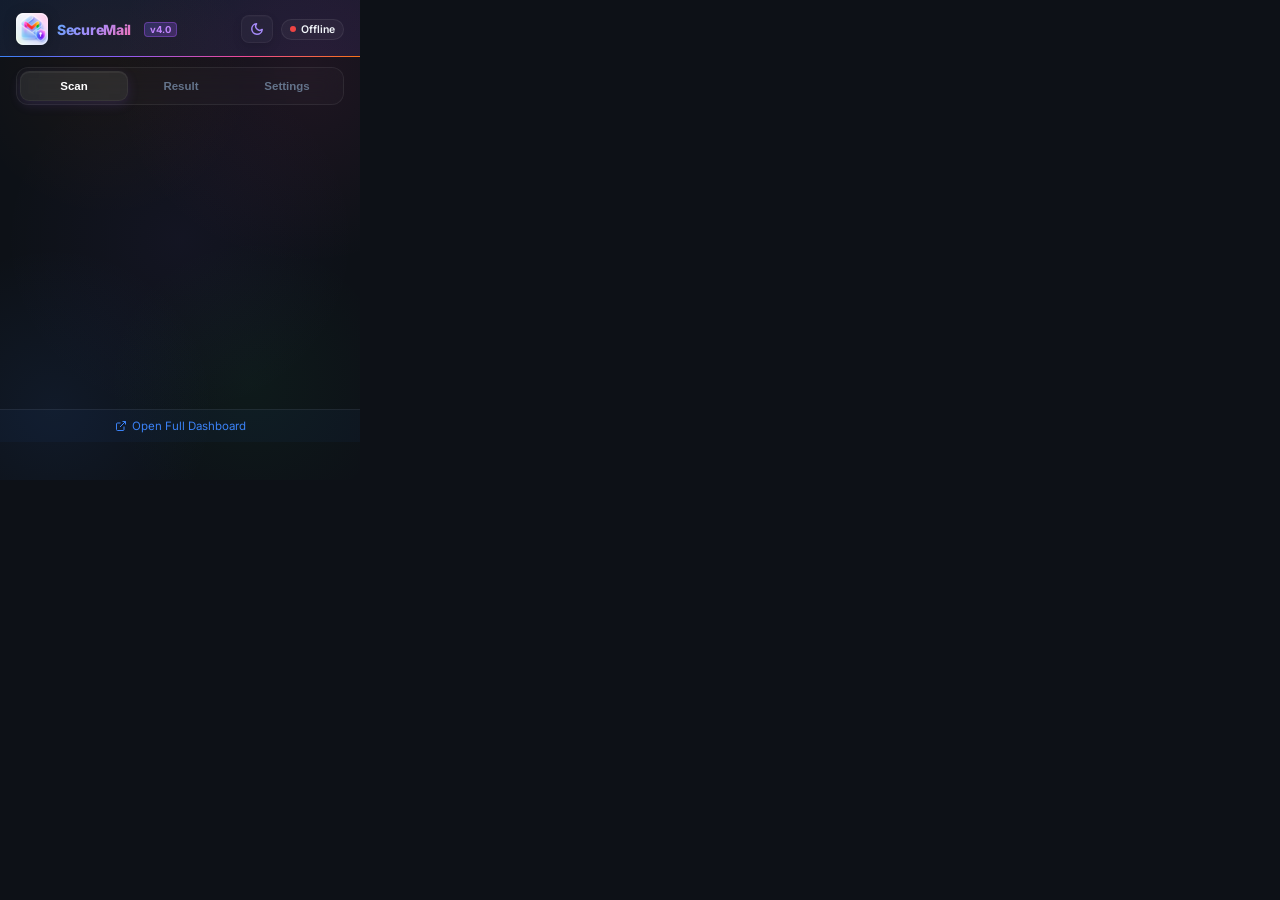
<file: extension/popup.html>
<!DOCTYPE html>
<html lang="en">
<head>
  <meta charset="UTF-8"/>
  <meta name="viewport" content="width=device-width,initial-scale=1.0"/>
  <title>SecureMail</title>
  <style>
    @import url('https://fonts.googleapis.com/css2?family=Inter:wght@400;500;600;700;800&display=swap');
    *{box-sizing:border-box;margin:0;padding:0}
    :root {
      --bg:          #0d1117;
      --bg-gradient: linear-gradient(135deg,rgba(59,130,246,0.1),rgba(139,92,246,0.1));
      --card-bg:     rgba(255,255,255,0.04);
      --card-bg-hover: rgba(255,255,255,0.08);
      --input-bg:    rgba(0,0,0,0.25);
      --border:      rgba(255,255,255,0.07);
      --border-focus: rgba(59,130,246,0.4);
      --t1:          #f1f5f9;
      --t2:          #94a3b8;
      --t3:          #64748b;
      --t4:          #334155;
    }
    body.light-theme {
      --bg:          #f8fafc;
      --bg-gradient: radial-gradient(circle 240px at 80% 15%, rgba(244, 114, 182, 0.09) 0%, transparent 80%),
                     radial-gradient(circle 200px at 20% 85%, rgba(96, 165, 250, 0.09) 0%, transparent 80%),
                     radial-gradient(circle 220px at 50% 50%, rgba(167, 139, 250, 0.06) 0%, transparent 80%) !important;
      --card-bg:     rgba(255,255,255,0.5);
      --card-bg-hover: rgba(255,255,255,0.7);
      --input-bg:    rgba(255,255,255,0.9);
      --border:      rgba(15,23,42,0.08);
      --border-focus: #3b82f6;
      --t1:          #0f172a;
      --t2:          #475569;
      --t3:          #64748b;
      --t4:          #cbd5e1;
    }
    body{
      width:360px;min-height:480px;
      font-family:'Inter',-apple-system,sans-serif;
      background:var(--bg);color:var(--t1);
      overflow-x:hidden;
      position:relative;
      z-index:1;
    }
    body::before{
      content:'';position:absolute;inset:0;z-index:-1;pointer-events:none;
      background: radial-gradient(circle 240px at 85% 15%, rgba(236, 72, 153, 0.08) 0%, transparent 80%),
                  radial-gradient(circle 200px at 15% 85%, rgba(59, 130, 246, 0.08) 0%, transparent 80%),
                  radial-gradient(circle 220px at 50% 50%, rgba(139, 92, 246, 0.05) 0%, transparent 80%),
                  radial-gradient(circle 180px at 70% 80%, rgba(34, 197, 94, 0.05) 0%, transparent 80%),
                  radial-gradient(circle 180px at 30% 15%, rgba(249, 115, 22, 0.05) 0%, transparent 80%) !important;
      transition: background 0.3s ease;
    }
    body.light-theme::before{
      background: radial-gradient(circle 240px at 80% 15%, rgba(244, 114, 182, 0.3) 0%, transparent 80%),
                  radial-gradient(circle 200px at 20% 85%, rgba(96, 165, 250, 0.3) 0%, transparent 80%),
                  radial-gradient(circle 220px at 50% 50%, rgba(167, 139, 250, 0.22) 0%, transparent 80%),
                  radial-gradient(circle 180px at 70% 80%, rgba(74, 222, 128, 0.2) 0%, transparent 80%),
                  radial-gradient(circle 180px at 30% 15%, rgba(251, 146, 60, 0.2) 0%, transparent 80%) !important;
      background-color: #f0f4f8 !important;
    }

    /* ── Header ── */
    .header{
      display:flex;align-items:center;justify-content:space-between;
      padding:13px 16px 11px;
      background:var(--bg-gradient);
      border-bottom: 1.5px solid transparent;
      border-image: linear-gradient(to right, #3b82f6, #8b5cf6, #ec4899, #f97316) 1;
    }
    .logo{display:flex;align-items:center;gap:9px}
    .logo-icon{
      width:32px;height:32px;
      display:flex;align-items:center;justify-content:center;
      filter:drop-shadow(0 2px 6px rgba(0,0,0,0.25));
    }
    .logo-icon img{width:100%;height:100%;object-fit:contain}
    .logo-name{font-size:14px;font-weight:800;letter-spacing:-0.3px;
      background:linear-gradient(135deg,#60a5fa,#a78bfa,#f472b6);
      -webkit-background-clip:text;-webkit-text-fill-color:transparent;
    }
    .header-right{display:flex;align-items:center;gap:8px}
    .status-pill{
      display:flex;align-items:center;gap:5px;
      font-size:10.5px;font-weight:600;
      padding:3px 8px;border-radius:20px;
      background:var(--card-bg);border:1px solid var(--border);
    }
    .sdot{width:6px;height:6px;border-radius:50%}
    @keyframes pulse{0%,100%{opacity:1}50%{opacity:0.3}}
    .sdot-active{background:#22c55e;animation:pulse 2s infinite}
    .sdot-offline{background:#ef4444}
    .sdot-connecting{background:#f59e0b;animation:pulse 1s infinite}

    /* ── Platform bar ── */
    .platform-bar{
      display:flex;align-items:center;gap:10px;
      padding:9px 16px;
      border-bottom:1px solid var(--border);
      background:var(--card-bg);
    }
    .platform-chip{
      display:flex;align-items:center;gap:5px;
      padding:3px 9px;border-radius:20px;font-size:10.5px;font-weight:700;
      letter-spacing:0.04em;text-transform:uppercase;flex-shrink:0;
    }
    .chip-gmail{background:rgba(234,67,53,0.15);color:#ea4335;border:1px solid rgba(234,67,53,0.3)}
    .chip-outlook{background:rgba(0,120,212,0.15);color:#0078d4;border:1px solid rgba(0,120,212,0.3)}
    .chip-unknown{background:rgba(255,255,255,0.07);color:#64748b;border:1px solid rgba(255,255,255,0.1)}
    .platform-subject{
      font-size:11.5px;color:var(--t2);font-weight:500;
      white-space:nowrap;overflow:hidden;text-overflow:ellipsis;flex:1;
    }

    /* ── Tabs ── */
    .tabs{
      background: rgba(255, 255, 255, 0.02);
      backdrop-filter: blur(10px);
      -webkit-backdrop-filter: blur(10px);
      border-radius: 12px;
      padding: 3px;
      border: 1px solid var(--border);
      margin: 10px 16px 4px;
      display: flex;
    }
    .tab{
      flex:1;padding:8px;font-size:11.5px;font-weight:600;
      color:var(--t3);background:none;border:none;cursor:pointer;
      border-radius: 9px;
      transition: all 0.25s cubic-bezier(0.4, 0, 0.2, 1);
    }
    .tab.active{
      background: rgba(255, 255, 255, 0.07) !important;
      backdrop-filter: blur(15px) !important;
      -webkit-backdrop-filter: blur(15px) !important;
      border: 1px solid rgba(255, 255, 255, 0.05) !important;
      color: #fff !important;
      box-shadow: 0 4px 12px rgba(139, 92, 246, 0.15), inset 0 1px 0 rgba(255,255,255,0.05) !important;
    }
    .tab:hover:not(.active){
      color:var(--t2);
      background: rgba(255, 255, 255, 0.02);
    }
    body.light-theme .tabs {
      background: rgba(15, 23, 42, 0.03) !important;
      border-color: rgba(15, 23, 42, 0.06) !important;
    }
    body.light-theme .tab.active {
      background: rgba(255, 255, 255, 0.85) !important;
      border: 1px solid rgba(255, 255, 255, 0.9) !important;
      color: #0f172a !important;
      box-shadow: 0 4px 12px rgba(15, 23, 42, 0.04), inset 0 1px 0 rgba(255,255,255,0.8) !important;
    }
    body.light-theme .tab:hover:not(.active) {
      color: #0f172a !important;
      background: rgba(15, 23, 42, 0.02) !important;
    }

    /* ── Panels ── */
    .panel{display:none;padding:14px 16px;min-height:300px}
    .panel.active{display:block}

    /* ── Auto-scan state (shown on mail clients) ── */
    .auto-state{
      display:flex;flex-direction:column;align-items:center;
      padding:24px 16px;text-align:center;gap:14px;
    }
    .auto-email-card{
      width:100%;
      background: rgba(19, 21, 28, 0.45) !important;
      backdrop-filter: blur(20px) saturate(160%) !important;
      -webkit-backdrop-filter: blur(20px) saturate(160%) !important;
      border: 1px solid rgba(255, 255, 255, 0.04) !important;
      box-shadow: 0 8px 30px rgba(0, 0, 0, 0.25), inset 0 1px 0 rgba(255, 255, 255, 0.03) !important;
      border-radius: 12px;
      padding:14px;text-align:left;
      transition: all 0.25s cubic-bezier(0.4, 0, 0.2, 1) !important;
    }
    .auto-email-card:hover,
    .result-card:hover {
      border-color: rgba(139, 92, 246, 0.25) !important;
      box-shadow: 0 10px 35px rgba(139, 92, 246, 0.15), inset 0 1px 0 rgba(255, 255, 255, 0.08) !important;
    }
    .aec-from{
      display:flex;align-items:center;gap:8px;margin-bottom:8px;
    }
    .aec-avatar{
      width:32px;height:32px;border-radius:50%;flex-shrink:0;
      background:linear-gradient(135deg,#3b82f6,#8b5cf6);
      display:flex;align-items:center;justify-content:center;
      font-size:13px;font-weight:700;color:#fff;
    }
    .aec-sender-name{font-size:12.5px;font-weight:600;color:var(--t1)}
    .aec-sender-email{font-size:10.5px;color:var(--t3);margin-top:1px}
    .aec-subject{font-size:12px;color:var(--t2);font-weight:500;margin-bottom:4px}
    .aec-preview{font-size:11px;color:var(--t3);line-height:1.5;
      display:-webkit-box;-webkit-line-clamp:2;-webkit-box-orient:vertical;overflow:hidden}

    /* ── Spinner / scanning ── */
    .scanning-wrap{
      display:flex;flex-direction:column;align-items:center;
      padding:10px 16px 18px;gap:10px;width:100%;
    }
    .spinner-ring{
      width:38px;height:38px;
      border:3px solid rgba(59,130,246,0.15);
      border-top-color:#3b82f6;border-radius:50%;
      animation:spin 0.7s linear infinite;
    }
    @keyframes spin{to{transform:rotate(360deg)}}
    .scan-title{font-size:13px;font-weight:600;color:var(--t1)}
    .scan-step{font-size:11.5px;color:#3b82f6;font-weight:500}

    /* ── No email state ── */
    .no-email-state{
      display:flex;flex-direction:column;align-items:center;justify-content:center;
      padding:30px 20px;text-align:center;gap:12px;min-height:260px;
    }
    .no-email-icon{
      width:56px;height:56px;border-radius:16px;
      background:rgba(59,130,246,0.08);border:1px solid rgba(59,130,246,0.15);
      display:flex;align-items:center;justify-content:center;
      margin-bottom:4px;
    }
    .no-email-icon svg{opacity:0.5;width:28px;height:28px}
    .no-email-title{font-size:14px;font-weight:700;color:var(--t1)}
    .no-email-sub{font-size:12px;color:var(--t3);line-height:1.6;max-width:240px}
    .platform-steps{
      width:100%;background:var(--card-bg);border:1px solid var(--border);
      border-radius:10px;padding:12px 14px;text-align:left;
    }
    .step-item{
      display:flex;align-items:center;gap:9px;padding:5px 0;font-size:11.5px;color:var(--t3);
    }
    .step-num{
      width:18px;height:18px;border-radius:50%;background:rgba(59,130,246,0.2);
      color:#3b82f6;font-size:10px;font-weight:700;flex-shrink:0;
      display:flex;align-items:center;justify-content:center;
    }

    /* ── Result card ── */
    .result-card{
      border-radius:12px;padding:14px;margin-bottom:12px;
      backdrop-filter: blur(20px) saturate(160%) !important;
      -webkit-backdrop-filter: blur(20px) saturate(160%) !important;
      box-shadow: 0 8px 30px rgba(0, 0, 0, 0.2), inset 0 1px 0 rgba(255, 255, 255, 0.03) !important;
      transition: all 0.25s cubic-bezier(0.4, 0, 0.2, 1) !important;
      border: 1px solid rgba(255, 255, 255, 0.04) !important;
    }
    .result-card.clean{background:rgba(34,197,94,0.06) !important;border-color:rgba(34,197,94,0.18) !important}
    .result-card.low{background:rgba(132,204,22,0.06) !important;border-color:rgba(132,204,22,0.18) !important}
    .result-card.medium{background:rgba(245,158,11,0.06) !important;border-color:rgba(245,158,11,0.18) !important}
    .result-card.high{background:rgba(249,115,22,0.06) !important;border-color:rgba(249,115,22,0.2) !important}
    .result-card.critical{background:rgba(239,68,68,0.08) !important;border-color:rgba(239,68,68,0.25) !important}
    .result-card.unknown{background:rgba(255,255,255,0.02) !important;border-color:rgba(255,255,255,0.04) !important}

    .risk-header{display:flex;align-items:center;gap:12px;margin-bottom:10px}
    .risk-score{font-size:34px;font-weight:800;font-family:monospace;letter-spacing:-2px}
    .risk-score.clean{color:#22c55e}.risk-score.low{color:#84cc16}
    .risk-score.medium{color:#f59e0b}.risk-score.high{color:#f97316}.risk-score.critical{color:#ef4444}
    .risk-badge{
      display:inline-flex;align-items:center;gap:4px;
      padding:3px 10px;border-radius:20px;font-size:11px;font-weight:700;
      text-transform:uppercase;letter-spacing:0.05em;
    }
    .badge-clean{background:rgba(34,197,94,0.15);color:#22c55e;border:1px solid rgba(34,197,94,0.3)}
    .badge-low{background:rgba(132,204,22,0.15);color:#84cc16;border:1px solid rgba(132,204,22,0.3)}
    .badge-medium{background:rgba(245,158,11,0.15);color:#f59e0b;border:1px solid rgba(245,158,11,0.3)}
    .badge-high{background:rgba(249,115,22,0.15);color:#f97316;border:1px solid rgba(249,115,22,0.3)}
    .badge-critical{background:rgba(239,68,68,0.15);color:#ef4444;border:1px solid rgba(239,68,68,0.3)}
    .badge-unknown{background:rgba(255,255,255,0.07);color:#64748b;border:1px solid rgba(255,255,255,0.1)}

    .summary{font-size:12px;color:var(--t2);line-height:1.5;margin-bottom:2px}

    /* ── Auth grid ── */
    .auth-grid{display:grid;grid-template-columns:1fr 1fr;gap:6px;margin-bottom:10px}
    .auth-pill{
      background:var(--input-bg);border-radius:8px;padding:8px 10px;
      border:1px solid var(--border);
    }
    .auth-lbl{font-size:9px;font-weight:700;letter-spacing:0.12em;text-transform:uppercase;color:var(--t3);margin-bottom:3px}
    .auth-val{font-size:12.5px;font-weight:700;font-family:monospace}
    .av-pass{color:#22c55e}.av-fail{color:#ef4444}.av-unknown{color:#475569}.av-softfail{color:#f59e0b}

    /* ── Findings ── */
    .findings-section{margin-bottom:12px}
    .findings-title{font-size:10px;font-weight:700;text-transform:uppercase;letter-spacing:0.1em;color:var(--t3);margin-bottom:7px}
    .finding{
      display:flex;align-items:center;gap:8px;padding:6px 0;
      border-bottom:1px solid var(--border);font-size:11.5px;
    }
    .finding:last-child{border-bottom:none}
    .finding-dot{width:6px;height:6px;border-radius:50%;flex-shrink:0}
    .finding-txt{color:var(--t2);flex:1}
    .fd-red{background:#ef4444}.fd-orange{background:#f97316}.fd-amber{background:#f59e0b}
    .fd-green{background:#22c55e}.fd-blue{background:#3b82f6}

    /* ── Email source meta ── */
    .scan-meta{
      display:flex;align-items:center;gap:6px;padding:7px 10px;
      background:var(--card-bg);border:1px solid var(--border);
      border-radius:8px;margin-bottom:12px;font-size:11px;color:var(--t3);
    }
    .scan-meta strong{color:var(--t2);font-weight:600}

    /* ── Manual scan area (fallback) ── */
    .scan-area textarea{
      width:100%;min-height:90px;resize:vertical;
      background:var(--input-bg);border:1px solid var(--border);
      border-radius:8px;color:var(--t1);font-size:11.5px;
      font-family:monospace;line-height:1.5;padding:10px;
      outline:none;transition:border-color 0.18s;margin-bottom:10px;
    }
    .scan-area textarea:focus{border-color:var(--border-focus)}
    .scan-area textarea::placeholder{color:var(--t3)}
    .scan-area input{
      width:100%;padding:8px 11px;
      background:var(--input-bg);border:1px solid var(--border);
      border-radius:8px;color:var(--t1);font-size:12px;outline:none;
      transition:border-color 0.18s;margin-bottom:8px;
    }
    .scan-area input:focus{border-color:var(--border-focus)}
    .scan-area input::placeholder{color:var(--t3)}

    /* ── Buttons ── */
    .btn{
      display:inline-flex;align-items:center;justify-content:center;gap:6px;
      padding:9px 16px;border-radius:9px;font-size:12.5px;font-weight:600;
      cursor:pointer;border:none;transition:all 0.2s cubic-bezier(0.4, 0, 0.2, 1);width:100%;font-family:inherit;
    }
    .btn-primary{
      background: linear-gradient(135deg, rgba(96, 165, 250, 0.15), rgba(167, 139, 250, 0.15), rgba(244, 114, 182, 0.15)) !important;
      backdrop-filter: blur(8px);
      -webkit-backdrop-filter: blur(8px);
      color: #cbd5e1 !important;
      border: 1px solid rgba(167, 139, 250, 0.35) !important;
      box-shadow: 0 4px 12px rgba(139, 92, 246, 0.1) !important;
      transition: all 0.25s cubic-bezier(0.4, 0, 0.2, 1) !important;
    }
    .btn-primary:hover{
      background: linear-gradient(135deg, rgba(96, 165, 250, 0.28), rgba(167, 139, 250, 0.28), rgba(244, 114, 182, 0.28)) !important;
      border-color: rgba(167, 139, 250, 0.55) !important;
      color: #ffffff !important;
      box-shadow: 0 6px 18px rgba(139, 92, 246, 0.22) !important;
      transform: translateY(-1px) scale(1.01) !important;
    }
    .btn-primary:active{transform:translateY(0) scale(1) !important}
    .btn-secondary{
      background: rgba(255, 255, 255, 0.03) !important;
      color:var(--t2) !important;
      border:1px solid var(--border) !important;
      backdrop-filter: blur(5px);
      -webkit-backdrop-filter: blur(5px);
      font-family:inherit;
    }
    .btn-secondary:hover{
      background: rgba(255, 255, 255, 0.08) !important;
      border-color: rgba(255, 255, 255, 0.15) !important;
      color:var(--t1) !important;
    }
    body.light-theme .btn-secondary {
      background: rgba(15, 23, 42, 0.04) !important;
      color: var(--t2) !important;
      border-color: rgba(15, 23, 42, 0.08) !important;
    }
    body.light-theme .btn-secondary:hover {
      background: rgba(15, 23, 42, 0.08) !important;
      color: var(--t1) !important;
      border-color: rgba(15, 23, 42, 0.15) !important;
    }
    .btn-sm{padding:6px 12px;font-size:11.5px;width:auto}
    .btn-row{display:flex;gap:7px;margin-top:8px}
    .btn-rescan{
      display:flex;align-items:center;justify-content:center;gap:6px;
      padding:8px 14px;border-radius:9px;font-size:11.5px;font-weight:600;
      background:rgba(59,130,246,0.08) !important;
      color:#60a5fa !important;
      border:1px solid rgba(59,130,246,0.2) !important;
      cursor:pointer;
      transition:all 0.2s cubic-bezier(0.4, 0, 0.2, 1);
      font-family:inherit;margin-top:8px;width:100%;
    }
    .btn-rescan:hover{
      background:rgba(59,130,246,0.15) !important;
      border-color:rgba(59,130,246,0.3) !important;
      transform: translateY(-0.5px);
    }

    /* ── Error ── */
    .err{
      color:#ef4444;font-size:11.5px;margin-top:8px;
      padding:8px 10px;background:rgba(239,68,68,0.08);
      border:1px solid rgba(239,68,68,0.2);border-radius:7px;display:none;
    }
    .err.on{display:block}

    /* ── Settings ── */
    .setting-row{padding:10px 0;border-bottom:1px solid var(--border)}
    .setting-row:last-child{border-bottom:none}
    .setting-label{font-size:12px;color:var(--t2);margin-bottom:5px;font-weight:500}
    .setting-input{
      width:100%;padding:8px 11px;background:var(--input-bg);
      border:1px solid var(--border);border-radius:7px;
      color:var(--t1);font-size:11.5px;outline:none;font-family:monospace;
      transition:border-color 0.18s;
    }
    .setting-input:focus{border-color:var(--border-focus)}
    .setting-hint{font-size:10.5px;color:var(--t3);margin-top:3px}
    .backend-status{
      display:flex;align-items:center;gap:7px;padding:8px 12px;
      background:var(--card-bg);border-radius:8px;font-size:11.5px;
      border:1px solid var(--border);margin-bottom:12px;
    }
    .bs-dot{width:7px;height:7px;border-radius:50%}
    .bs-online{background:#22c55e}.bs-offline{background:#ef4444}

    /* ── Switch & Badge ── */
    .switch-container {
      display: flex;
      align-items: center;
      justify-content: space-between;
      padding: 10px 0;
      border-bottom: 1px solid var(--border);
    }
    .switch-container:last-child {
      border-bottom: none;
    }
    .switch-details {
      display: flex;
      flex-direction: column;
      gap: 2px;
    }
    .switch-title {
      font-size: 12.5px;
      font-weight: 600;
      color: var(--t1);
      display: flex;
      align-items: center;
      gap: 6px;
    }
    .switch-desc {
      font-size: 10.5px;
      color: var(--t3);
    }
    .api-badge {
      font-size: 9px;
      padding: 2px 6px;
      border-radius: 4px;
      font-weight: 700;
      text-transform: uppercase;
    }
    .api-badge.active {
      background: rgba(34, 197, 94, 0.15);
      color: #22c55e;
      border: 1px solid rgba(34, 197, 94, 0.3);
    }
    .api-badge.inactive {
      background: rgba(239, 68, 68, 0.15);
      color: #ef4444;
      border: 1px solid rgba(239, 68, 68, 0.3);
    }
    .switch {
      position: relative;
      display: inline-block;
      width: 38px;
      height: 20px;
      flex-shrink: 0;
    }
    .switch input {
      opacity: 0;
      width: 0;
      height: 0;
    }
    .slider {
      position: absolute;
      cursor: pointer;
      top: 0; left: 0; right: 0; bottom: 0;
      background-color: var(--t4);
      transition: .3s;
      border-radius: 20px;
    }
    .slider:before {
      position: absolute;
      content: "";
      height: 14px;
      width: 14px;
      left: 3px;
      bottom: 3px;
      background-color: white;
      transition: .3s;
      border-radius: 50%;
    }
    input:checked + .slider {
      background: linear-gradient(135deg, #3b82f6, #8b5cf6);
    }
    input:checked + .slider:before {
      transform: translateX(18px);
    }
    body.light-theme .slider {
      background-color: #cbd5e1;
    }

    /* AI Threat Explainer */
    .ai-explainer{margin-top:12px;border-radius:10px;border:1px solid rgba(167,139,250,0.22);background:rgba(167,139,250,0.04);overflow:hidden}
    .ai-explainer-header{display:flex;align-items:center;justify-content:space-between;padding:10px 12px;border-bottom:1px solid rgba(167,139,250,0.15);cursor:pointer;user-select:none}
    .ai-explainer-header:hover{background:rgba(167,139,250,0.06)}
    .ai-header-left{display:flex;align-items:center;gap:6px}
    .ai-title{font-size:12px;font-weight:600;color:var(--t1)}
    .ai-body{padding:12px 14px}
    .ai-section{margin-bottom:10px;padding:8px 10px;border-radius:6px;background:rgba(0,0,0,0.15);border-left:3px solid rgba(167,139,250,0.5)}
    body.light-theme .ai-section{background:rgba(167,139,250,0.06);border-left-color:rgba(124,58,237,0.4)}
    .ai-section-title{font-size:10px;font-weight:700;letter-spacing:.07em;text-transform:uppercase;color:#a78bfa;margin-bottom:4px}
    .ai-section-body{font-size:11.5px;color:var(--t2);line-height:1.6}
    .ai-cursor{display:inline-block;width:2px;height:12px;background:#a78bfa;margin-left:2px;vertical-align:middle;animation:blink .7s step-end infinite}
    @keyframes blink{0%,100%{opacity:1}50%{opacity:0}}
    .ai-thinking{display:flex;align-items:center;gap:8px;padding:12px 14px;color:var(--t3);font-size:12px;flex-wrap:wrap}
    .ai-dots span{display:inline-block;width:4px;height:4px;border-radius:50%;background:#a78bfa;margin:0 1.5px;animation:aiDot 1.2s ease-in-out infinite}
    .ai-dots span:nth-child(2){animation-delay:.2s}
    .ai-dots span:nth-child(3){animation-delay:.4s}
    @keyframes aiDot{0%,80%,100%{transform:scale(.6);opacity:.4}40%{transform:scale(1);opacity:1}}
    .ai-btn{display:inline-flex;align-items:center;gap:6px;padding:8px 12px;border-radius:6px;font-size:11.5px;font-weight:600;background:linear-gradient(135deg,rgba(139,92,246,0.15),rgba(236,72,153,0.10));border:1px solid rgba(139,92,246,0.28);color:#a78bfa;cursor:pointer;transition:all .2s;width:auto}
    .ai-btn:hover{background:linear-gradient(135deg,rgba(139,92,246,0.25),rgba(236,72,153,0.18));border-color:rgba(139,92,246,0.45);color:#c4b5fd}
    .ai-btn:disabled{opacity:.5;cursor:not-allowed}
    body.light-theme .ai-btn{background:linear-gradient(135deg,rgba(124,58,237,0.08),rgba(219,39,119,0.06));border-color:rgba(124,58,237,0.25);color:#7c3aed}
    body.light-theme .ai-btn:hover{background:linear-gradient(135deg,rgba(124,58,237,0.16),rgba(219,39,119,0.10));border-color:rgba(124,58,237,0.4);color:#6d28d9}
    .ai-footer{text-align:right;padding:0 12px 10px;font-size:9.5px;color:var(--t3);font-style:italic;margin-top:6px}

    /* ── Footer link ── */
    .open-dash{
      display:flex;align-items:center;justify-content:center;gap:5px;
      padding:9px;font-size:11.5px;color:#3b82f6;cursor:pointer;
      border-top:1px solid var(--border);
      background:rgba(59,130,246,0.04);
      transition:background 0.18s;text-decoration:none;
    }
    .open-dash:hover{background:rgba(59,130,246,0.09)}
    .open-dash svg{width:12px;height:12px}

    /* ── Scrollbar ── */
    ::-webkit-scrollbar{width:5px}
    ::-webkit-scrollbar-track{background:transparent}
    ::-webkit-scrollbar-thumb{background:linear-gradient(to bottom, #ec4899, #8b5cf6, #3b82f6);border-radius:3px}

    /* ── Light Theme Card and Panel Overrides ── */
    body.light-theme .auto-email-card,
    body.light-theme .result-card,
    body.light-theme .platform-steps,
    body.light-theme .scan-meta,
    body.light-theme .backend-status,
    body.light-theme .settings-group-card,
    body.light-theme .setting-row {
      background: rgba(255, 255, 255, 0.65) !important;
      backdrop-filter: blur(20px) saturate(180%) !important;
      -webkit-backdrop-filter: blur(20px) saturate(180%) !important;
      border: 1px solid rgba(15, 23, 42, 0.08) !important;
      box-shadow: 0 8px 30px rgba(15, 23, 42, 0.03), inset 0 1px 0 rgba(255, 255, 255, 0.5) !important;
    }
    body.light-theme .auto-email-card:hover,
    body.light-theme .result-card:hover,
    body.light-theme .setting-row:hover {
      border-color: rgba(139, 92, 246, 0.35) !important;
      box-shadow: 0 10px 35px rgba(139, 92, 246, 0.1), inset 0 1px 0 rgba(255, 255, 255, 0.7) !important;
    }
    body.light-theme ::-webkit-scrollbar-thumb {
      background: linear-gradient(to bottom, rgba(236, 72, 153, 0.5), rgba(139, 92, 246, 0.5), rgba(59, 130, 246, 0.5)) !important;
    }
    body.light-theme .result-card.clean{background:rgba(34,197,94,0.06) !important;border-color:rgba(34,197,94,0.18) !important}
    body.light-theme .result-card.low{background:rgba(132,204,22,0.06) !important;border-color:rgba(132,204,22,0.18) !important}
    body.light-theme .result-card.medium{background:rgba(245,158,11,0.06) !important;border-color:rgba(245,158,11,0.18) !important}
    body.light-theme .result-card.high{background:rgba(249,115,22,0.06) !important;border-color:rgba(249,115,22,0.2) !important}
    body.light-theme .result-card.critical{background:rgba(239,68,68,0.08) !important;border-color:rgba(239,68,68,0.25) !important}
    body.light-theme .result-card.unknown{background:rgba(255,255,255,0.02) !important;border-color:rgba(255,255,255,0.04) !important}

    #btn-ext-theme {
      background: rgba(255, 255, 255, 0.03) !important;
      border: 1px solid rgba(255, 255, 255, 0.05) !important;
      border-radius: 8px !important;
      padding: 6px 8px !important;
      backdrop-filter: blur(10px) !important;
      -webkit-backdrop-filter: blur(10px) !important;
      box-shadow: 0 4px 10px rgba(0,0,0,0.1), inset 0 1px 0 rgba(255,255,255,0.02) !important;
      transition: all 0.2s cubic-bezier(0.4, 0, 0.2, 1) !important;
      color: #a78bfa !important;
      display: flex !important;
      align-items: center !important;
      justify-content: center !important;
      cursor: pointer;
      outline: none;
    }
    #btn-ext-theme:hover {
      background: rgba(255, 255, 255, 0.07) !important;
      border-color: rgba(255, 255, 255, 0.08) !important;
      box-shadow: 0 6px 14px rgba(0,0,0,0.15), inset 0 1px 0 rgba(255,255,255,0.05) !important;
      transform: translateY(-0.5px) scale(1.02);
    }
    body.light-theme #btn-ext-theme {
      background: rgba(255, 255, 255, 0.45) !important;
      border: 1px solid rgba(15, 23, 42, 0.06) !important;
      box-shadow: 0 4px 10px rgba(15, 23, 42, 0.02), inset 0 1px 0 rgba(255,255,255,0.5) !important;
      color: #8b5cf6 !important;
    }
    body.light-theme #btn-ext-theme:hover {
      background: rgba(255, 255, 255, 0.8) !important;
      border-color: rgba(15, 23, 42, 0.1) !important;
      box-shadow: 0 6px 14px rgba(15, 23, 42, 0.04), inset 0 1px 0 rgba(255,255,255,0.8) !important;
    }
    body.light-theme .btn-primary {
      background: linear-gradient(135deg, rgba(96, 165, 250, 0.22), rgba(167, 139, 250, 0.22), rgba(244, 114, 182, 0.22)) !important;
      color: #5c3ef2 !important;
      border: 1px solid rgba(167, 139, 250, 0.5) !important;
      box-shadow: 0 4px 12px rgba(139, 92, 246, 0.08) !important;
    }
    body.light-theme .btn-primary:hover {
      background: linear-gradient(135deg, rgba(96, 165, 250, 0.32), rgba(167, 139, 250, 0.32), rgba(244, 114, 182, 0.32)) !important;
      color: #3b1bf2 !important;
      box-shadow: 0 6px 18px rgba(139, 92, 246, 0.15) !important;
    }
    body.light-theme .logo-name {
      background: linear-gradient(135deg, #2563eb, #7c3aed, #db2777);
      -webkit-background-clip: text;
      -webkit-text-fill-color: transparent;
    }
  </style>
</head>
<body>

<!-- Header -->
<div class="header">
  <div class="logo">
    <div class="logo-icon">
      <img src="icons/icon32.png" alt="SecureMail Logo">
    </div>
    <span class="logo-name">SecureMail</span>
    <span style="font-size:9.5px;font-weight:700;background:linear-gradient(135deg,rgba(99,102,241,0.25),rgba(168,85,247,0.25));color:#c084fc;border:1px solid rgba(168,85,247,0.4);border-radius:4px;padding:1px 5px;margin-left:4px;">v4.0</span>
  </div>
  <div class="header-right">
    <button id="btn-ext-theme" title="Toggle Theme">
      <svg id="icon-theme" width="14" height="14" viewBox="0 0 24 24" fill="none" stroke="currentColor" stroke-width="2.5" stroke-linecap="round" stroke-linejoin="round"><path d="M21 12.79A9 9 0 1 1 11.21 3 7 7 0 0 0 21 12.79z"></path></svg>
    </button>
    <div class="status-pill" id="status-pill">
      <div class="sdot sdot-connecting" id="status-dot"></div>
      <span id="status-text">Connecting</span>
    </div>
  </div>
</div>

<!-- Signed in user bar -->
<div class="user-bar" id="ext-user-bar" style="display:none;align-items:center;justify-content:space-between;padding:8px 14px;background:rgba(255,255,255,0.025);border-bottom:1px solid var(--border)">
  <!-- Left: Clickable Profile Chip to view Account -->
  <div id="btn-ext-profile" style="display:flex;align-items:center;gap:8px;cursor:pointer;min-width:0" title="Click to view Account details on dashboard">
    <!-- Avatar -->
    <div id="ext-user-avatar" style="width:24px;height:24px;border-radius:50%;background:linear-gradient(135deg,#3b82f6,#8b5cf6);display:flex;align-items:center;justify-content:center;font-size:11px;font-weight:700;color:#fff;flex-shrink:0;box-shadow:0 2px 6px rgba(59,130,246,0.3)">
      U
    </div>
    <!-- Profile Info -->
    <div style="display:flex;flex-direction:column;min-width:0">
      <div style="display:flex;align-items:center;gap:4px">
        <span id="ext-user-name" style="font-size:12px;font-weight:600;color:var(--t1);white-space:nowrap;overflow:hidden;text-overflow:ellipsis;max-width:160px">User</span>
        <svg width="10" height="10" viewBox="0 0 24 24" fill="none" stroke="currentColor" stroke-width="2" style="color:var(--t3);flex-shrink:0"><path d="M18 13v6a2 2 0 0 1-2 2H5a2 2 0 0 1-2-2V8a2 2 0 0 1 2-2h6M15 3h6v6M10 14L21 3"/></svg>
      </div>
      <span style="font-size:9.5px;color:var(--green);font-weight:500;display:flex;align-items:center;gap:3px">
        <span style="width:4px;height:4px;border-radius:50%;background:var(--green);display:inline-block"></span>
        Protected Account
      </span>
    </div>
  </div>

  <!-- Right: Sign Out -->
  <button id="btn-ext-signout" style="background:rgba(239,68,68,0.08);border:1px solid rgba(239,68,68,0.2);color:#f87171;padding:3px 8px;border-radius:5px;cursor:pointer;font-size:10.5px;font-weight:600;display:flex;align-items:center;gap:4px;transition:all 0.2s">
    <svg width="11" height="11" viewBox="0 0 24 24" fill="none" stroke="currentColor" stroke-width="2"><path d="M9 21H5a2 2 0 0 1-2-2V5a2 2 0 0 1 2-2h4M16 17l5-5-5-5M21 12H9"/></svg>
    Sign Out
  </button>
</div>

<!-- Anonymous trial bar -->
<div class="user-bar" id="ext-anon-bar" style="display:none;align-items:center;justify-content:space-between;padding:7px 16px;background:rgba(99,102,241,0.08);border-bottom:1px solid var(--border);font-size:11px;color:var(--t2)">
  <span id="ext-quota-text">⚡ <strong>Loading free trial...</strong></span>
  <button id="btn-ext-signin-link" style="background:none;border:none;color:#818cf8;cursor:pointer;font-size:11px;font-weight:700">Sign In</button>
</div>

<!-- Extension Auth Screen (shown when user is signed out) -->
<div id="ext-auth-view" style="display:none;padding:24px 16px;text-align:center">
  <div style="font-size:15px;font-weight:700;margin-bottom:4px;color:var(--t1)">Sign in to SecureMail</div>
  <div style="font-size:11.5px;color:var(--t2);margin-bottom:16px;line-height:1.4">Enter your account credentials to enable real-time scanning and forensic logging</div>
  <div class="err" id="ext-auth-err" style="margin-bottom:10px;font-size:11.5px"></div>
  <input class="setting-input" id="ext-auth-email" type="email" placeholder="Email address" style="margin-bottom:10px;width:100%"/>
  <input class="setting-input" id="ext-auth-password" type="password" placeholder="Password" style="margin-bottom:14px;width:100%"/>
  <button class="btn btn-primary" id="ext-auth-btn" style="width:100%;justify-content:center">
    Sign In
  </button>
  
  <div style="display:flex;align-items:center;gap:8px;margin:14px 0 12px">
    <div style="flex:1;height:1px;background:var(--border)"></div>
    <span style="font-size:10px;color:var(--t3);text-transform:uppercase;font-weight:600;letter-spacing:0.04em">or</span>
    <div style="flex:1;height:1px;background:var(--border)"></div>
  </div>

  <button class="btn btn-secondary" id="btn-sync-web-session" style="width:100%;justify-content:center;font-size:11.5px;gap:6px">
    <svg width="13" height="13" viewBox="0 0 24 24" fill="none" stroke="currentColor" stroke-width="2"><path d="M21.5 2v6h-6M21.34 15.57a10 10 0 1 1-.57-8.38l5.67-5.67"/></svg>
    Sync from Open Web App Tab
  </button>
</div>

<!-- Main Extension App View -->
<div id="ext-main-view">

<div class="platform-bar" id="platform-bar" style="display:none">
  <div class="platform-chip" id="platform-chip">
    <svg width="10" height="10" viewBox="0 0 24 24" fill="currentColor"><circle cx="12" cy="12" r="10"/></svg>
    <span id="platform-name">Gmail</span>
  </div>
  <div class="platform-subject" id="platform-subject">Detecting email…</div>
</div>

<!-- Tabs -->
<div class="tabs">
  <button class="tab active" id="tab-scan" data-tab="scan">Scan</button>
  <button class="tab" id="tab-result" data-tab="result">Result</button>
  <button class="tab" id="tab-settings" data-tab="settings">Settings</button>
</div>

<!-- ── Scan Tab ── -->
<div class="panel active" id="panel-scan">

<!-- ── Auto-scan state: email detected → user clicks scan ── -->
  <div id="auto-scan-state" style="display:none">

    <!-- Step A: email detected, waiting for user click -->
    <div id="detected-state" style="display:none; padding:14px 0">
      <!-- Detected badge -->
      <div style="display:flex;align-items:center;gap:8px;margin-bottom:12px">
        <div style="
          display:flex;align-items:center;gap:6px;
          background:rgba(34,197,94,0.1);border:1px solid rgba(34,197,94,0.25);
          border-radius:20px;padding:4px 10px;font-size:11px;font-weight:700;color:#22c55e;
        ">
          <svg width="10" height="10" viewBox="0 0 24 24" fill="currentColor"><circle cx="12" cy="12" r="10"/></svg>
          Email detected
        </div>
        <span style="font-size:11px;color:#475569">Ready to scan</span>
      </div>

      <!-- Email preview card -->
      <div class="auto-email-card" id="email-preview-card">
        <div class="aec-from">
          <div class="aec-avatar" id="aec-avatar">?</div>
          <div style="flex:1;min-width:0">
            <div class="aec-sender-name" id="aec-sender-name">Unknown Sender</div>
            <div class="aec-sender-email" id="aec-sender-email"></div>
          </div>
        </div>
        <div class="aec-subject" id="aec-subject"></div>
        <div class="aec-preview" id="aec-preview"></div>
      </div>

      <!-- Scan button -->
      <button class="btn btn-primary" id="btn-auto-scan" style="margin-top:14px">
        <svg width="15" height="15" viewBox="0 0 24 24" fill="none" stroke="currentColor" stroke-width="2.5">
          <circle cx="11" cy="11" r="8"/><line x1="21" y1="21" x2="16.65" y2="16.65"/>
        </svg>
        Scan This Email
      </button>
      <div class="err" id="auto-scan-err" style="margin-top:8px"></div>
    </div>

    <!-- Step B: scanning in progress -->
    <div class="scanning-wrap" id="auto-scanning-wrap" style="display:none">
      <div class="spinner-ring"></div>
      <div class="scan-title">Scanning email…</div>
      <div class="scan-step" id="auto-scan-step">Extracting content</div>
    </div>

    <!-- Step C: detecting (initial spinner before email is found) -->
    <div class="scanning-wrap" id="detecting-wrap">
      <div class="spinner-ring"></div>
      <div class="scan-title" style="color:#94a3b8;font-size:12px">Detecting open email…</div>
    </div>

  </div>

  <!-- No email open state -->
  <div id="no-email-state" style="display:none">
    <div class="no-email-state">
      <div class="no-email-icon">
        <svg viewBox="0 0 24 24" fill="none" stroke="#3b82f6" stroke-width="1.5">
          <path d="M4 4h16c1.1 0 2 .9 2 2v12c0 1.1-.9 2-2 2H4c-1.1 0-2-.9-2-2V6c0-1.1.9-2 2-2z"/>
          <polyline points="22,6 12,13 2,6"/>
        </svg>
      </div>
      <div class="no-email-title">No email detected</div>
      <div class="no-email-sub">Open an email in Gmail or Outlook, then click SecureMail again</div>
      <div class="platform-steps">
        <div class="step-item"><div class="step-num">1</div>Open Gmail or Outlook in your browser</div>
        <div class="step-item"><div class="step-num">2</div>Click on any email to open it</div>
        <div class="step-item"><div class="step-num">3</div>Click the SecureMail icon to scan it</div>
      </div>
    </div>
  </div>

  <!-- Manual scan fallback (for non-mail URLs) -->
  <div id="manual-scan-state" style="display:none">
    <div class="scan-area">
      <textarea id="email-paste" placeholder="Paste raw email headers or body here…&#10;&#10;From: attacker@evil.com&#10;Subject: Urgent notice…"></textarea>
      <input id="url-input" type="url" placeholder="Or enter a URL to check: https://…"/>
      <div class="err" id="scan-err"></div>
      <button class="btn btn-primary" id="btn-scan-now">
        <svg width="14" height="14" viewBox="0 0 24 24" fill="none" stroke="currentColor" stroke-width="2.5"><circle cx="11" cy="11" r="8"/><line x1="21" y1="21" x2="16.65" y2="16.65"/></svg>
        Scan Now
      </button>
      <div class="btn-row">
        <button class="btn btn-secondary btn-sm" id="btn-demo">
          <svg width="12" height="12" viewBox="0 0 24 24" fill="none" stroke="currentColor" stroke-width="2"><polygon points="5 3 19 12 5 21 5 3"/></svg>
          Demo Scan
        </button>
      </div>
    </div>
  </div>

</div>

<!-- ── Result Tab ── -->
<div class="panel" id="panel-result">
  <div id="result-idle" style="padding:30px 0;text-align:center">
    <div style="opacity:0.18;margin-bottom:12px">
      <img src="icons/icon48.png" alt="Ready" style="width:40px;height:40px;object-fit:contain;border-radius:8px;filter:grayscale(40%)">
    </div>
    <div style="font-size:13px;color:#475569">No scan yet</div>
    <div style="font-size:11.5px;color:#334155;margin-top:4px">Open an email and click Scan</div>
  </div>
  <div id="result-content" style="display:none"></div>
</div>

<!-- ── Settings Tab ── -->
<div class="panel" id="panel-settings">
  <!-- Gateway & Live Protection Status -->
  <div class="backend-status" id="backend-status" style="margin-bottom:14px;padding:9px 12px;display:flex;align-items:center;justify-content:space-between">
    <div style="display:flex;align-items:center;gap:7px">
      <div class="bs-dot bs-offline" id="bs-dot"></div>
      <span id="bs-text" style="font-weight:600;font-size:12px">Checking backend…</span>
    </div>
    <span id="settings-save-pill" style="font-size:9.5px;color:var(--green);font-weight:700;letter-spacing:0.05em;opacity:0;transition:opacity 0.25s">SAVED ✓</span>
  </div>

  <!-- Group 1: Threat Protection Modules -->
  <div style="margin-bottom:14px">
    <div style="font-size:10.5px;font-weight:700;text-transform:uppercase;letter-spacing:0.08em;color:var(--t3);margin-bottom:7px;display:flex;align-items:center;gap:5px">
      <svg width="12" height="12" viewBox="0 0 24 24" fill="none" stroke="currentColor" stroke-width="2"><path d="M12 22s8-4 8-10V5l-8-3-8 3v7c0 6 8 10 8 10z"/></svg>
      Threat Protection Modules
    </div>
    <div class="settings-group-card" style="background:var(--card-bg);border:1px solid var(--border);border-radius:10px;padding:2px 12px">
      
      <!-- Phishing & Spoofing Defense -->
      <div class="switch-container">
        <div class="switch-details">
          <div class="switch-title">Phishing & Spoofing Defense</div>
          <div class="switch-desc">Inspects headers, SPF, DKIM, DMARC & domain spoofing</div>
        </div>
        <label class="switch">
          <input type="checkbox" id="pref-phishing" checked>
          <span class="slider"></span>
        </label>
      </div>

      <!-- Malicious Link & URL Shield -->
      <div class="switch-container">
        <div class="switch-details">
          <div class="switch-title">Malicious Link & URL Shield</div>
          <div class="switch-desc">Scans shortened links, homoglyphs, typosquatting & VT intel</div>
        </div>
        <label class="switch">
          <input type="checkbox" id="pref-vt" checked>
          <span class="slider"></span>
        </label>
      </div>

      <!-- Sender IP & Infrastructure Reputation -->
      <div class="switch-container">
        <div class="switch-details">
          <div class="switch-title">Sender IP & Reputation Shield</div>
          <div class="switch-desc">Analyzes sending MTA reputation & network hop routes</div>
        </div>
        <label class="switch">
          <input type="checkbox" id="pref-abuse" checked>
          <span class="slider"></span>
        </label>
      </div>

      <!-- Quishing / QR Code Detector -->
      <div class="switch-container">
        <div class="switch-details">
          <div class="switch-title">Quishing / QR Code Protection</div>
          <div class="switch-desc">Decodes & inspects embedded QR code evasion payloads</div>
        </div>
        <label class="switch">
          <input type="checkbox" id="pref-quishing" checked>
          <span class="slider"></span>
        </label>
      </div>

      <!-- AI Threat Explainer & Advice -->
      <div class="switch-container">
        <div class="switch-details">
          <div class="switch-title">AI Threat Explainer & Advice</div>
          <div class="switch-desc">Generates plain-English security guidance & SOC advice</div>
        </div>
        <label class="switch">
          <input type="checkbox" id="pref-ai" checked>
          <span class="slider"></span>
        </label>
      </div>

    </div>
  </div>

  <!-- Group 2: Workflow & Automation -->
  <div style="margin-bottom:14px">
    <div style="font-size:10.5px;font-weight:700;text-transform:uppercase;letter-spacing:0.08em;color:var(--t3);margin-bottom:7px;display:flex;align-items:center;gap:5px">
      <svg width="12" height="12" viewBox="0 0 24 24" fill="none" stroke="currentColor" stroke-width="2"><path d="M13 2L3 14h9l-1 8 10-12h-9l1-8z"/></svg>
      Workflow & Automation
    </div>
    <div class="settings-group-card" style="background:var(--card-bg);border:1px solid var(--border);border-radius:10px;padding:2px 12px">
      
      <!-- Auto-Detect Active Email -->
      <div class="switch-container">
        <div class="switch-details">
          <div class="switch-title">Auto-Detect Active Email</div>
          <div class="switch-desc">Prepares scan immediately when Gmail or Outlook is open</div>
        </div>
        <label class="switch">
          <input type="checkbox" id="pref-autodetect" checked>
          <span class="slider"></span>
        </label>
      </div>

      <!-- Desktop Notifications -->
      <div class="switch-container">
        <div class="switch-details">
          <div class="switch-title">Desktop Threat Alerts</div>
          <div class="switch-desc">Instant system notifications for high & critical threats</div>
        </div>
        <label class="switch">
          <input type="checkbox" id="pref-notifications" checked>
          <span class="slider"></span>
        </label>
      </div>

      <!-- Cloud SOC Sync -->
      <div class="switch-container">
        <div class="switch-details">
          <div class="switch-title">Auto-Sync Forensics to Cloud</div>
          <div class="switch-desc">Automatically logs scan reports to your SOC dashboard</div>
        </div>
        <label class="switch">
          <input type="checkbox" id="pref-autosync" checked>
          <span class="slider"></span>
        </label>
      </div>

    </div>
  </div>

  <!-- Group 3: System & Engine Telemetry -->
  <div style="margin-bottom:10px">
    <div style="font-size:10.5px;font-weight:700;text-transform:uppercase;letter-spacing:0.08em;color:var(--t3);margin-bottom:7px;display:flex;align-items:center;gap:5px">
      <svg width="12" height="12" viewBox="0 0 24 24" fill="none" stroke="currentColor" stroke-width="2"><circle cx="12" cy="12" r="10"/><line x1="2" y1="12" x2="22" y2="12"/><path d="M12 2a15.3 15.3 0 0 1 4 10 15.3 15.3 0 0 1-4 10 15.3 15.3 0 0 1-4-10 15.3 15.3 0 0 1 4-10z"/></svg>
      Engine & Intelligence Telemetry
    </div>
    <div class="settings-group-card" style="background:var(--card-bg);border:1px solid var(--border);border-radius:10px;padding:10px 12px;display:flex;flex-direction:column;gap:7px;font-size:11.5px">
      <div style="display:flex;justify-content:space-between;color:var(--t2)">
        <span>Analysis Engine</span>
        <span style="color:var(--t1);font-weight:600;font-family:monospace">SecureMail v4.0 (Hybrid)</span>
      </div>
      <div style="display:flex;justify-content:space-between;color:var(--t2)">
        <span>Threat Vault IOC DB</span>
        <span style="color:var(--green);font-weight:600;display:flex;align-items:center;gap:4px">
          <span style="width:6px;height:6px;border-radius:50%;background:var(--green);display:inline-block"></span>
          Live Synced
        </span>
      </div>
    </div>
  </div>

  <div class="err" id="settings-err"></div>
</div>

<!-- Footer -->
<a class="open-dash" id="open-dashboard" href="#">
  <svg viewBox="0 0 24 24" fill="none" stroke="currentColor" stroke-width="2"><path d="M18 13v6a2 2 0 0 1-2 2H5a2 2 0 0 1-2-2V8a2 2 0 0 1 2-2h6"/><polyline points="15 3 21 3 21 9"/><line x1="10" y1="14" x2="21" y2="3"/></svg>
  Open Full Dashboard
</a>

</div><!-- /ext-main-view -->

<script src="popup.js"></script>
</body>

</html>
</file>
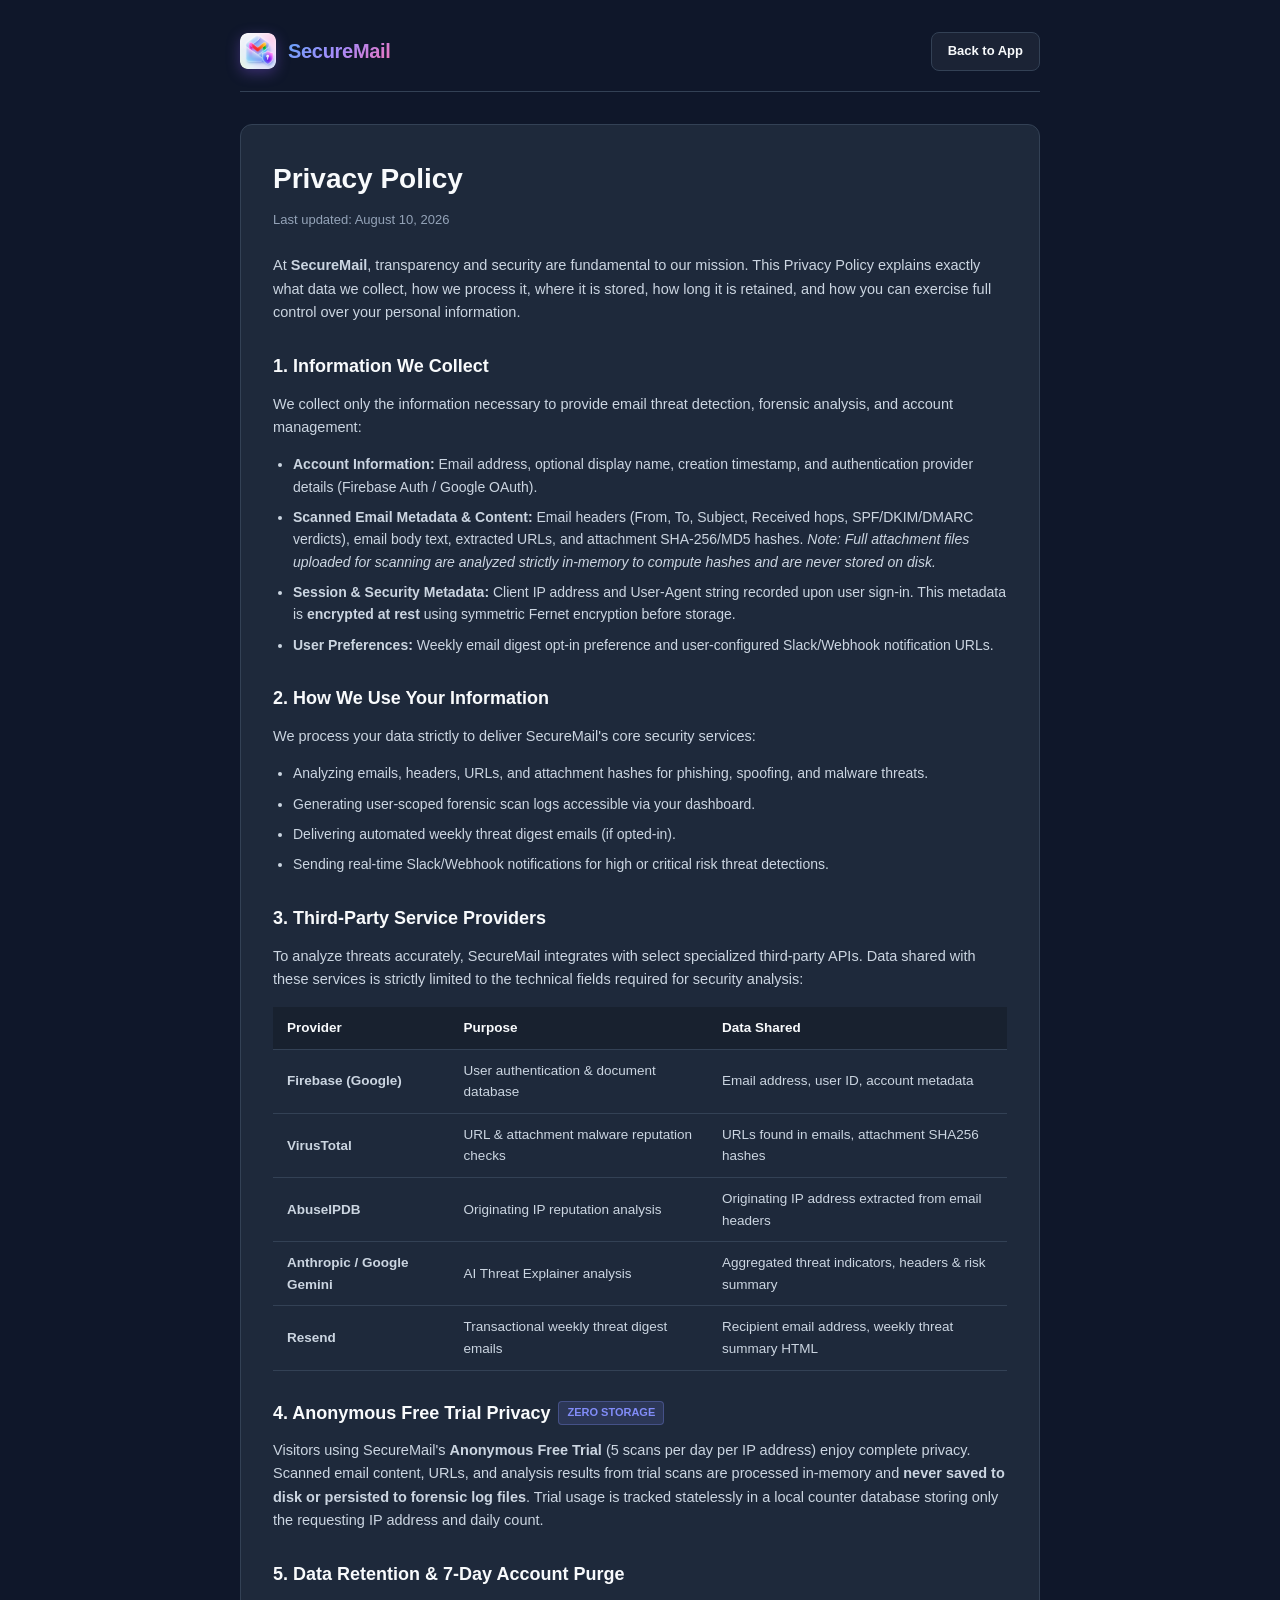
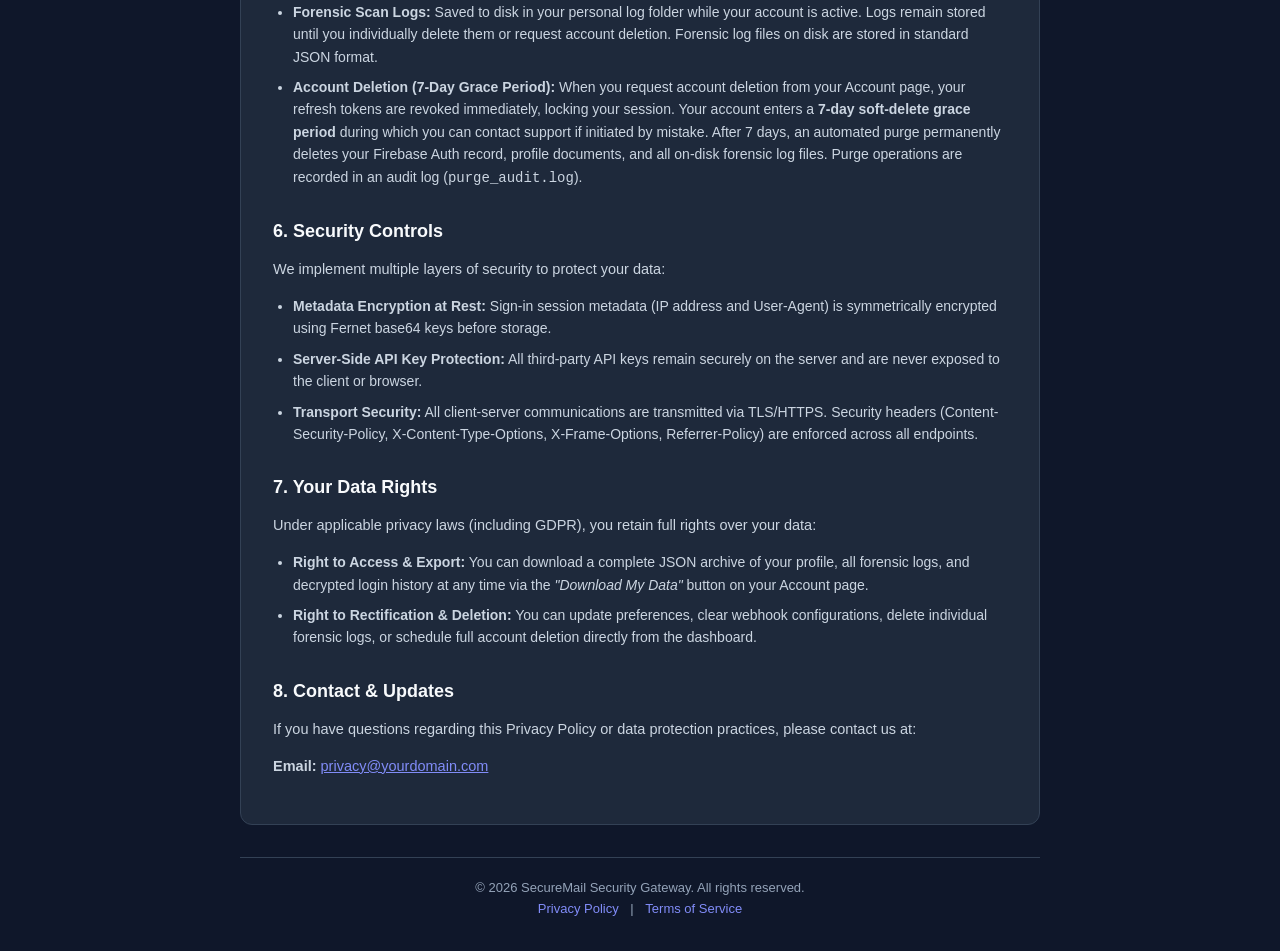
<file: Frontend/privacy.html>
<!DOCTYPE html>
<html lang="en">
<head>
  <meta charset="utf-8">
  <meta name="viewport" content="width=device-width, initial-scale=1.0">
  <title>Privacy Policy — SecureMail</title>
  <style>
    :root {
      --bg: #0f172a;
      --card-bg: #1e293b;
      --border: #334155;
      --t1: #f8fafc;
      --t2: #cbd5e1;
      --t3: #94a3b8;
      --accent: #818cf8;
      --accent-glow: rgba(129, 140, 248, 0.15);
      --green: #34d399;
      --r-md: 12px;
      --r-sm: 8px;
    }

    * { box-sizing: border-box; margin: 0; padding: 0; }

    body {
      font-family: -apple-system, BlinkMacSystemFont, 'Segoe UI', Roboto, Oxygen, Ubuntu, Cantarell, 'Open Sans', 'Helvetica Neue', sans-serif;
      background-color: var(--bg);
      color: var(--t2);
      line-height: 1.6;
      padding: 32px 16px;
    }

    .container {
      max-width: 800px;
      margin: 0 auto;
    }

    .header {
      display: flex;
      justify-content: space-between;
      align-items: center;
      margin-bottom: 32px;
      padding-bottom: 20px;
      border-bottom: 1px solid var(--border);
    }

    .logo {
      display: flex;
      align-items: center;
      gap: 12px;
      text-decoration: none;
    }

    .logo-img-wrap {
      width: 36px;
      height: 36px;
      border-radius: 8px;
      display: flex;
      align-items: center;
      justify-content: center;
      flex-shrink: 0;
      box-shadow: 0 4px 14px rgba(139, 92, 246, 0.35);
      transition: all 0.3s cubic-bezier(0.4, 0, 0.2, 1);
    }

    .logo:hover .logo-img-wrap {
      box-shadow: 0 0 20px rgba(139, 92, 246, 0.6);
      transform: scale(1.05);
    }

    .logo-text {
      font-size: 20px;
      font-weight: 800;
      letter-spacing: -0.3px;
      background: linear-gradient(135deg, #60a5fa, #a78bfa, #f472b6);
      -webkit-background-clip: text;
      -webkit-text-fill-color: transparent;
    }

    .nav-btn {
      background: rgba(255, 255, 255, 0.05);
      color: var(--t1);
      border: 1px solid var(--border);
      padding: 8px 16px;
      border-radius: var(--r-sm);
      text-decoration: none;
      font-size: 13px;
      font-weight: 600;
      transition: background 0.2s;
    }

    .nav-btn:hover {
      background: rgba(255, 255, 255, 0.1);
    }

    .card {
      background: var(--card-bg);
      border: 1px solid var(--border);
      border-radius: var(--r-md);
      padding: 32px;
      margin-bottom: 24px;
    }

    h1 {
      font-size: 28px;
      color: var(--t1);
      margin-bottom: 8px;
    }

    .meta {
      font-size: 13px;
      color: var(--t3);
      margin-bottom: 24px;
    }

    h2 {
      font-size: 18px;
      color: var(--t1);
      margin-top: 28px;
      margin-bottom: 12px;
      display: flex;
      align-items: center;
      gap: 8px;
    }

    p {
      margin-bottom: 14px;
      font-size: 14.5px;
    }

    ul {
      margin-bottom: 16px;
      padding-left: 20px;
    }

    li {
      margin-bottom: 8px;
      font-size: 14px;
    }

    .badge {
      display: inline-block;
      padding: 2px 8px;
      border-radius: 4px;
      font-size: 11px;
      font-weight: 700;
      text-transform: uppercase;
      background: var(--accent-glow);
      color: var(--accent);
      border: 1px solid rgba(129, 140, 248, 0.3);
    }

    .table {
      width: 100%;
      border-collapse: collapse;
      margin: 16px 0;
      font-size: 13.5px;
    }

    .table th, .table td {
      padding: 10px 14px;
      text-align: left;
      border-bottom: 1px solid var(--border);
    }

    .table th {
      color: var(--t1);
      background: rgba(0, 0, 0, 0.2);
    }

    .footer {
      text-align: center;
      font-size: 13px;
      color: var(--t3);
      margin-top: 32px;
      padding-top: 20px;
      border-top: 1px solid var(--border);
    }

    .footer a {
      color: var(--accent);
      text-decoration: none;
      margin: 0 8px;
    }
  </style>
</head>
<body>
  <div class="container">
    <div class="header">
      <a href="index.html" class="logo">
        <div class="logo-img-wrap">
          <img src="logo.png" alt="SecureMail Logo" style="width:100%; height:100%; border-radius:6px; object-fit:contain;">
        </div>
        <span class="logo-text">SecureMail</span>
      </a>
      <a href="index.html" class="nav-btn">Back to App</a>
    </div>

    <div class="card">
      <h1>Privacy Policy</h1>
      <div class="meta">Last updated: August 10, 2026</div>

      <p>
        At <strong>SecureMail</strong>, transparency and security are fundamental to our mission. This Privacy Policy explains exactly what data we collect, how we process it, where it is stored, how long it is retained, and how you can exercise full control over your personal information.
      </p>

      <h2>1. Information We Collect</h2>
      <p>We collect only the information necessary to provide email threat detection, forensic analysis, and account management:</p>
      <ul>
        <li><strong>Account Information:</strong> Email address, optional display name, creation timestamp, and authentication provider details (Firebase Auth / Google OAuth).</li>
        <li><strong>Scanned Email Metadata & Content:</strong> Email headers (From, To, Subject, Received hops, SPF/DKIM/DMARC verdicts), email body text, extracted URLs, and attachment SHA-256/MD5 hashes. <em>Note: Full attachment files uploaded for scanning are analyzed strictly in-memory to compute hashes and are never stored on disk.</em></li>
        <li><strong>Session & Security Metadata:</strong> Client IP address and User-Agent string recorded upon user sign-in. This metadata is <strong>encrypted at rest</strong> using symmetric Fernet encryption before storage.</li>
        <li><strong>User Preferences:</strong> Weekly email digest opt-in preference and user-configured Slack/Webhook notification URLs.</li>
      </ul>

      <h2>2. How We Use Your Information</h2>
      <p>We process your data strictly to deliver SecureMail's core security services:</p>
      <ul>
        <li>Analyzing emails, headers, URLs, and attachment hashes for phishing, spoofing, and malware threats.</li>
        <li>Generating user-scoped forensic scan logs accessible via your dashboard.</li>
        <li>Delivering automated weekly threat digest emails (if opted-in).</li>
        <li>Sending real-time Slack/Webhook notifications for high or critical risk threat detections.</li>
      </ul>

      <h2>3. Third-Party Service Providers</h2>
      <p>To analyze threats accurately, SecureMail integrates with select specialized third-party APIs. Data shared with these services is strictly limited to the technical fields required for security analysis:</p>
      <table class="table">
        <thead>
          <tr>
            <th>Provider</th>
            <th>Purpose</th>
            <th>Data Shared</th>
          </tr>
        </thead>
        <tbody>
          <tr>
            <td><strong>Firebase (Google)</strong></td>
            <td>User authentication & document database</td>
            <td>Email address, user ID, account metadata</td>
          </tr>
          <tr>
            <td><strong>VirusTotal</strong></td>
            <td>URL & attachment malware reputation checks</td>
            <td>URLs found in emails, attachment SHA256 hashes</td>
          </tr>
          <tr>
            <td><strong>AbuseIPDB</strong></td>
            <td>Originating IP reputation analysis</td>
            <td>Originating IP address extracted from email headers</td>
          </tr>
          <tr>
            <td><strong>Anthropic / Google Gemini</strong></td>
            <td>AI Threat Explainer analysis</td>
            <td>Aggregated threat indicators, headers & risk summary</td>
          </tr>
          <tr>
            <td><strong>Resend</strong></td>
            <td>Transactional weekly threat digest emails</td>
            <td>Recipient email address, weekly threat summary HTML</td>
          </tr>
        </tbody>
      </table>

      <h2>4. Anonymous Free Trial Privacy <span class="badge">Zero Storage</span></h2>
      <p>
        Visitors using SecureMail's <strong>Anonymous Free Trial</strong> (5 scans per day per IP address) enjoy complete privacy. Scanned email content, URLs, and analysis results from trial scans are processed in-memory and <strong>never saved to disk or persisted to forensic log files</strong>. Trial usage is tracked statelessly in a local counter database storing only the requesting IP address and daily count.
      </p>

      <h2>5. Data Retention & 7-Day Account Purge</h2>
      <ul>
        <li><strong>Forensic Scan Logs:</strong> Saved to disk in your personal log folder while your account is active. Logs remain stored until you individually delete them or request account deletion. Forensic log files on disk are stored in standard JSON format.</li>
        <li><strong>Account Deletion (7-Day Grace Period):</strong> When you request account deletion from your Account page, your refresh tokens are revoked immediately, locking your session. Your account enters a <strong>7-day soft-delete grace period</strong> during which you can contact support if initiated by mistake. After 7 days, an automated purge permanently deletes your Firebase Auth record, profile documents, and all on-disk forensic log files. Purge operations are recorded in an audit log (<code>purge_audit.log</code>).</li>
      </ul>

      <h2>6. Security Controls</h2>
      <p>We implement multiple layers of security to protect your data:</p>
      <ul>
        <li><strong>Metadata Encryption at Rest:</strong> Sign-in session metadata (IP address and User-Agent) is symmetrically encrypted using Fernet base64 keys before storage.</li>
        <li><strong>Server-Side API Key Protection:</strong> All third-party API keys remain securely on the server and are never exposed to the client or browser.</li>
        <li><strong>Transport Security:</strong> All client-server communications are transmitted via TLS/HTTPS. Security headers (Content-Security-Policy, X-Content-Type-Options, X-Frame-Options, Referrer-Policy) are enforced across all endpoints.</li>
      </ul>

      <h2>7. Your Data Rights</h2>
      <p>Under applicable privacy laws (including GDPR), you retain full rights over your data:</p>
      <ul>
        <li><strong>Right to Access & Export:</strong> You can download a complete JSON archive of your profile, all forensic logs, and decrypted login history at any time via the <em>"Download My Data"</em> button on your Account page.</li>
        <li><strong>Right to Rectification & Deletion:</strong> You can update preferences, clear webhook configurations, delete individual forensic logs, or schedule full account deletion directly from the dashboard.</li>
      </ul>

      <h2>8. Contact & Updates</h2>
      <p>
        If you have questions regarding this Privacy Policy or data protection practices, please contact us at:
      </p>
      <p>
        <strong>Email:</strong> <a href="mailto:privacy@yourdomain.com" style="color:var(--accent);">privacy@yourdomain.com</a> <!-- Note: Configure real monitored address before public deployment -->
      </p>
    </div>

    <div class="footer">
      &copy; 2026 SecureMail Security Gateway. All rights reserved.
      <br>
      <a href="privacy.html">Privacy Policy</a> | <a href="terms.html">Terms of Service</a>
    </div>
  </div>
</body>
</html>
</file>
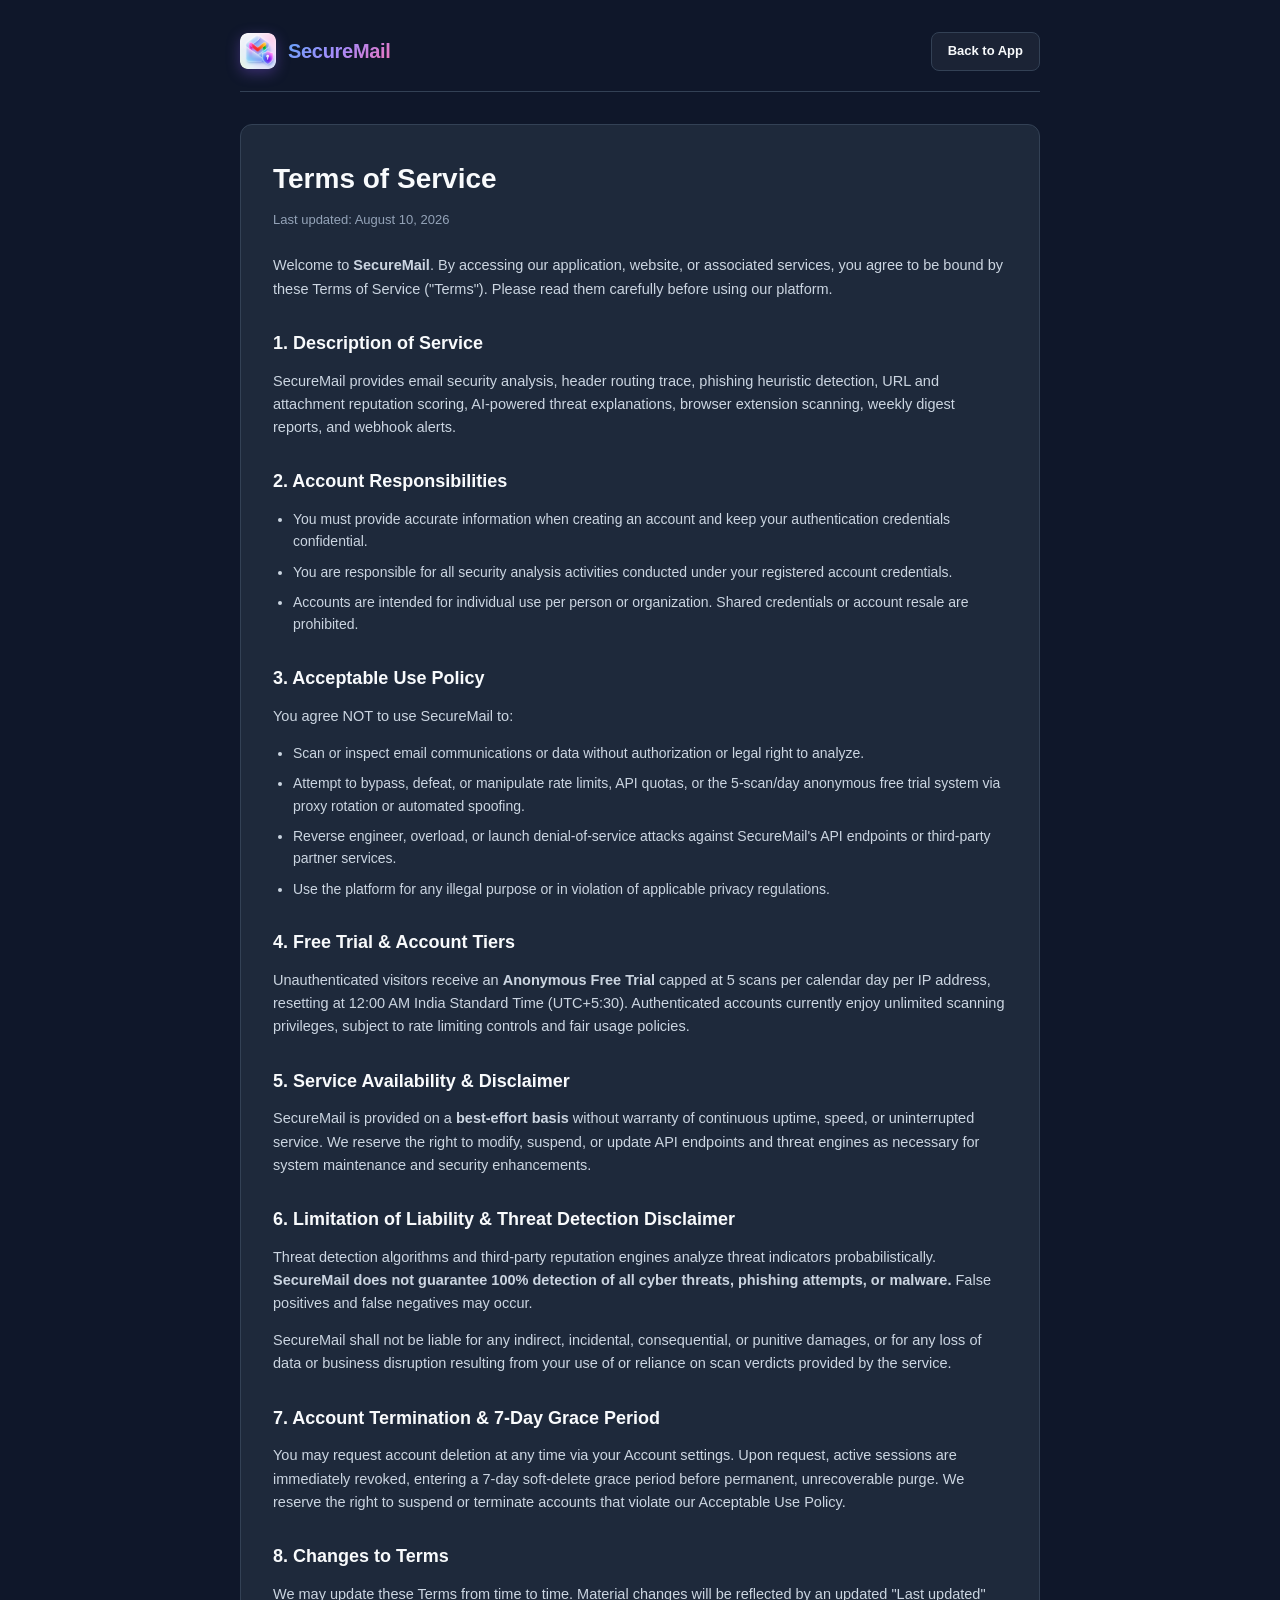
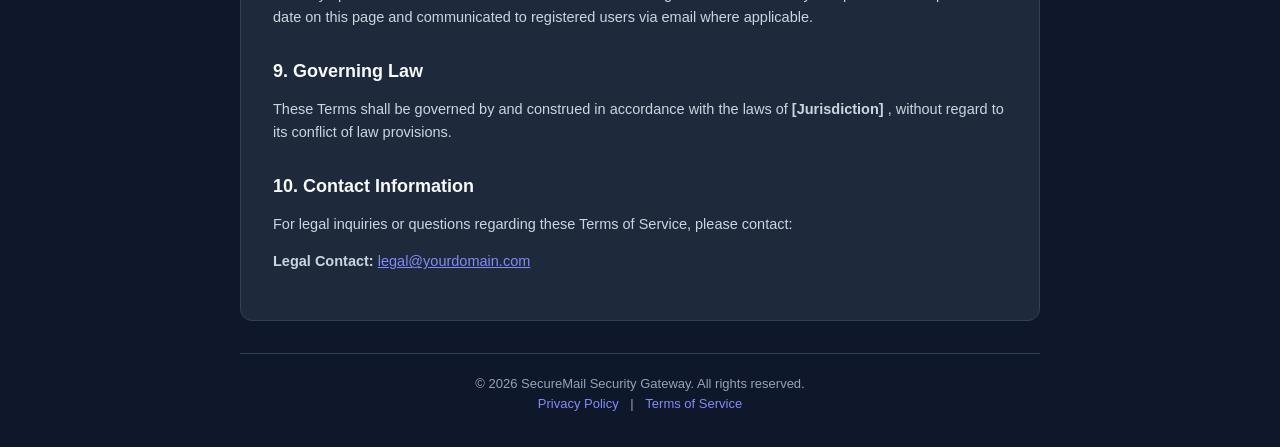
<file: Frontend/terms.html>
<!DOCTYPE html>
<html lang="en">
<head>
  <meta charset="utf-8">
  <meta name="viewport" content="width=device-width, initial-scale=1.0">
  <title>Terms of Service — SecureMail</title>
  <style>
    :root {
      --bg: #0f172a;
      --card-bg: #1e293b;
      --border: #334155;
      --t1: #f8fafc;
      --t2: #cbd5e1;
      --t3: #94a3b8;
      --accent: #818cf8;
      --accent-glow: rgba(129, 140, 248, 0.15);
      --r-md: 12px;
      --r-sm: 8px;
    }

    * { box-sizing: border-box; margin: 0; padding: 0; }

    body {
      font-family: -apple-system, BlinkMacSystemFont, 'Segoe UI', Roboto, Oxygen, Ubuntu, Cantarell, 'Open Sans', 'Helvetica Neue', sans-serif;
      background-color: var(--bg);
      color: var(--t2);
      line-height: 1.6;
      padding: 32px 16px;
    }

    .container {
      max-width: 800px;
      margin: 0 auto;
    }

    .header {
      display: flex;
      justify-content: space-between;
      align-items: center;
      margin-bottom: 32px;
      padding-bottom: 20px;
      border-bottom: 1px solid var(--border);
    }

    .logo {
      display: flex;
      align-items: center;
      gap: 12px;
      text-decoration: none;
    }

    .logo-img-wrap {
      width: 36px;
      height: 36px;
      border-radius: 8px;
      display: flex;
      align-items: center;
      justify-content: center;
      flex-shrink: 0;
      box-shadow: 0 4px 14px rgba(139, 92, 246, 0.35);
      transition: all 0.3s cubic-bezier(0.4, 0, 0.2, 1);
    }

    .logo:hover .logo-img-wrap {
      box-shadow: 0 0 20px rgba(139, 92, 246, 0.6);
      transform: scale(1.05);
    }

    .logo-text {
      font-size: 20px;
      font-weight: 800;
      letter-spacing: -0.3px;
      background: linear-gradient(135deg, #60a5fa, #a78bfa, #f472b6);
      -webkit-background-clip: text;
      -webkit-text-fill-color: transparent;
    }

    .nav-btn {
      background: rgba(255, 255, 255, 0.05);
      color: var(--t1);
      border: 1px solid var(--border);
      padding: 8px 16px;
      border-radius: var(--r-sm);
      text-decoration: none;
      font-size: 13px;
      font-weight: 600;
      transition: background 0.2s;
    }

    .nav-btn:hover {
      background: rgba(255, 255, 255, 0.1);
    }

    .card {
      background: var(--card-bg);
      border: 1px solid var(--border);
      border-radius: var(--r-md);
      padding: 32px;
      margin-bottom: 24px;
    }

    h1 {
      font-size: 28px;
      color: var(--t1);
      margin-bottom: 8px;
    }

    .meta {
      font-size: 13px;
      color: var(--t3);
      margin-bottom: 24px;
    }

    h2 {
      font-size: 18px;
      color: var(--t1);
      margin-top: 28px;
      margin-bottom: 12px;
    }

    p {
      margin-bottom: 14px;
      font-size: 14.5px;
    }

    ul {
      margin-bottom: 16px;
      padding-left: 20px;
    }

    li {
      margin-bottom: 8px;
      font-size: 14px;
    }

    .footer {
      text-align: center;
      font-size: 13px;
      color: var(--t3);
      margin-top: 32px;
      padding-top: 20px;
      border-top: 1px solid var(--border);
    }

    .footer a {
      color: var(--accent);
      text-decoration: none;
      margin: 0 8px;
    }
  </style>
</head>
<body>
  <div class="container">
    <div class="header">
      <a href="index.html" class="logo">
        <div class="logo-img-wrap">
          <img src="logo.png" alt="SecureMail Logo" style="width:100%; height:100%; border-radius:6px; object-fit:contain;">
        </div>
        <span class="logo-text">SecureMail</span>
      </a>
      <a href="index.html" class="nav-btn">Back to App</a>
    </div>

    <div class="card">
      <h1>Terms of Service</h1>
      <div class="meta">Last updated: August 10, 2026</div>

      <p>
        Welcome to <strong>SecureMail</strong>. By accessing our application, website, or associated services, you agree to be bound by these Terms of Service ("Terms"). Please read them carefully before using our platform.
      </p>

      <h2>1. Description of Service</h2>
      <p>
        SecureMail provides email security analysis, header routing trace, phishing heuristic detection, URL and attachment reputation scoring, AI-powered threat explanations, browser extension scanning, weekly digest reports, and webhook alerts.
      </p>

      <h2>2. Account Responsibilities</h2>
      <ul>
        <li>You must provide accurate information when creating an account and keep your authentication credentials confidential.</li>
        <li>You are responsible for all security analysis activities conducted under your registered account credentials.</li>
        <li>Accounts are intended for individual use per person or organization. Shared credentials or account resale are prohibited.</li>
      </ul>

      <h2>3. Acceptable Use Policy</h2>
      <p>You agree NOT to use SecureMail to:</p>
      <ul>
        <li>Scan or inspect email communications or data without authorization or legal right to analyze.</li>
        <li>Attempt to bypass, defeat, or manipulate rate limits, API quotas, or the 5-scan/day anonymous free trial system via proxy rotation or automated spoofing.</li>
        <li>Reverse engineer, overload, or launch denial-of-service attacks against SecureMail's API endpoints or third-party partner services.</li>
        <li>Use the platform for any illegal purpose or in violation of applicable privacy regulations.</li>
      </ul>

      <h2>4. Free Trial & Account Tiers</h2>
      <p>
        Unauthenticated visitors receive an <strong>Anonymous Free Trial</strong> capped at 5 scans per calendar day per IP address, resetting at 12:00 AM India Standard Time (UTC+5:30). Authenticated accounts currently enjoy unlimited scanning privileges, subject to rate limiting controls and fair usage policies.
      </p>

      <h2>5. Service Availability & Disclaimer</h2>
      <p>
        SecureMail is provided on a <strong>best-effort basis</strong> without warranty of continuous uptime, speed, or uninterrupted service. We reserve the right to modify, suspend, or update API endpoints and threat engines as necessary for system maintenance and security enhancements.
      </p>

      <h2>6. Limitation of Liability & Threat Detection Disclaimer</h2>
      <p>
        Threat detection algorithms and third-party reputation engines analyze threat indicators probabilistically. <strong>SecureMail does not guarantee 100% detection of all cyber threats, phishing attempts, or malware.</strong> False positives and false negatives may occur.
      </p>
      <p>
        SecureMail shall not be liable for any indirect, incidental, consequential, or punitive damages, or for any loss of data or business disruption resulting from your use of or reliance on scan verdicts provided by the service.
      </p>

      <h2>7. Account Termination & 7-Day Grace Period</h2>
      <p>
        You may request account deletion at any time via your Account settings. Upon request, active sessions are immediately revoked, entering a 7-day soft-delete grace period before permanent, unrecoverable purge. We reserve the right to suspend or terminate accounts that violate our Acceptable Use Policy.
      </p>

      <h2>8. Changes to Terms</h2>
      <p>
        We may update these Terms from time to time. Material changes will be reflected by an updated "Last updated" date on this page and communicated to registered users via email where applicable.
      </p>

      <h2>9. Governing Law</h2>
      <p>
        These Terms shall be governed by and construed in accordance with the laws of <strong>[Jurisdiction]</strong> <!-- Note: Fill in legal jurisdiction based on operator's location before public release -->, without regard to its conflict of law provisions.
      </p>

      <h2>10. Contact Information</h2>
      <p>
        For legal inquiries or questions regarding these Terms of Service, please contact:
      </p>
      <p>
        <strong>Legal Contact:</strong> <a href="mailto:legal@yourdomain.com" style="color:var(--accent);">legal@yourdomain.com</a> <!-- Note: Configure real monitored address before public deployment -->
      </p>
    </div>

    <div class="footer">
      &copy; 2026 SecureMail Security Gateway. All rights reserved.
      <br>
      <a href="privacy.html">Privacy Policy</a> | <a href="terms.html">Terms of Service</a>
    </div>
  </div>
</body>
</html>
</file>
